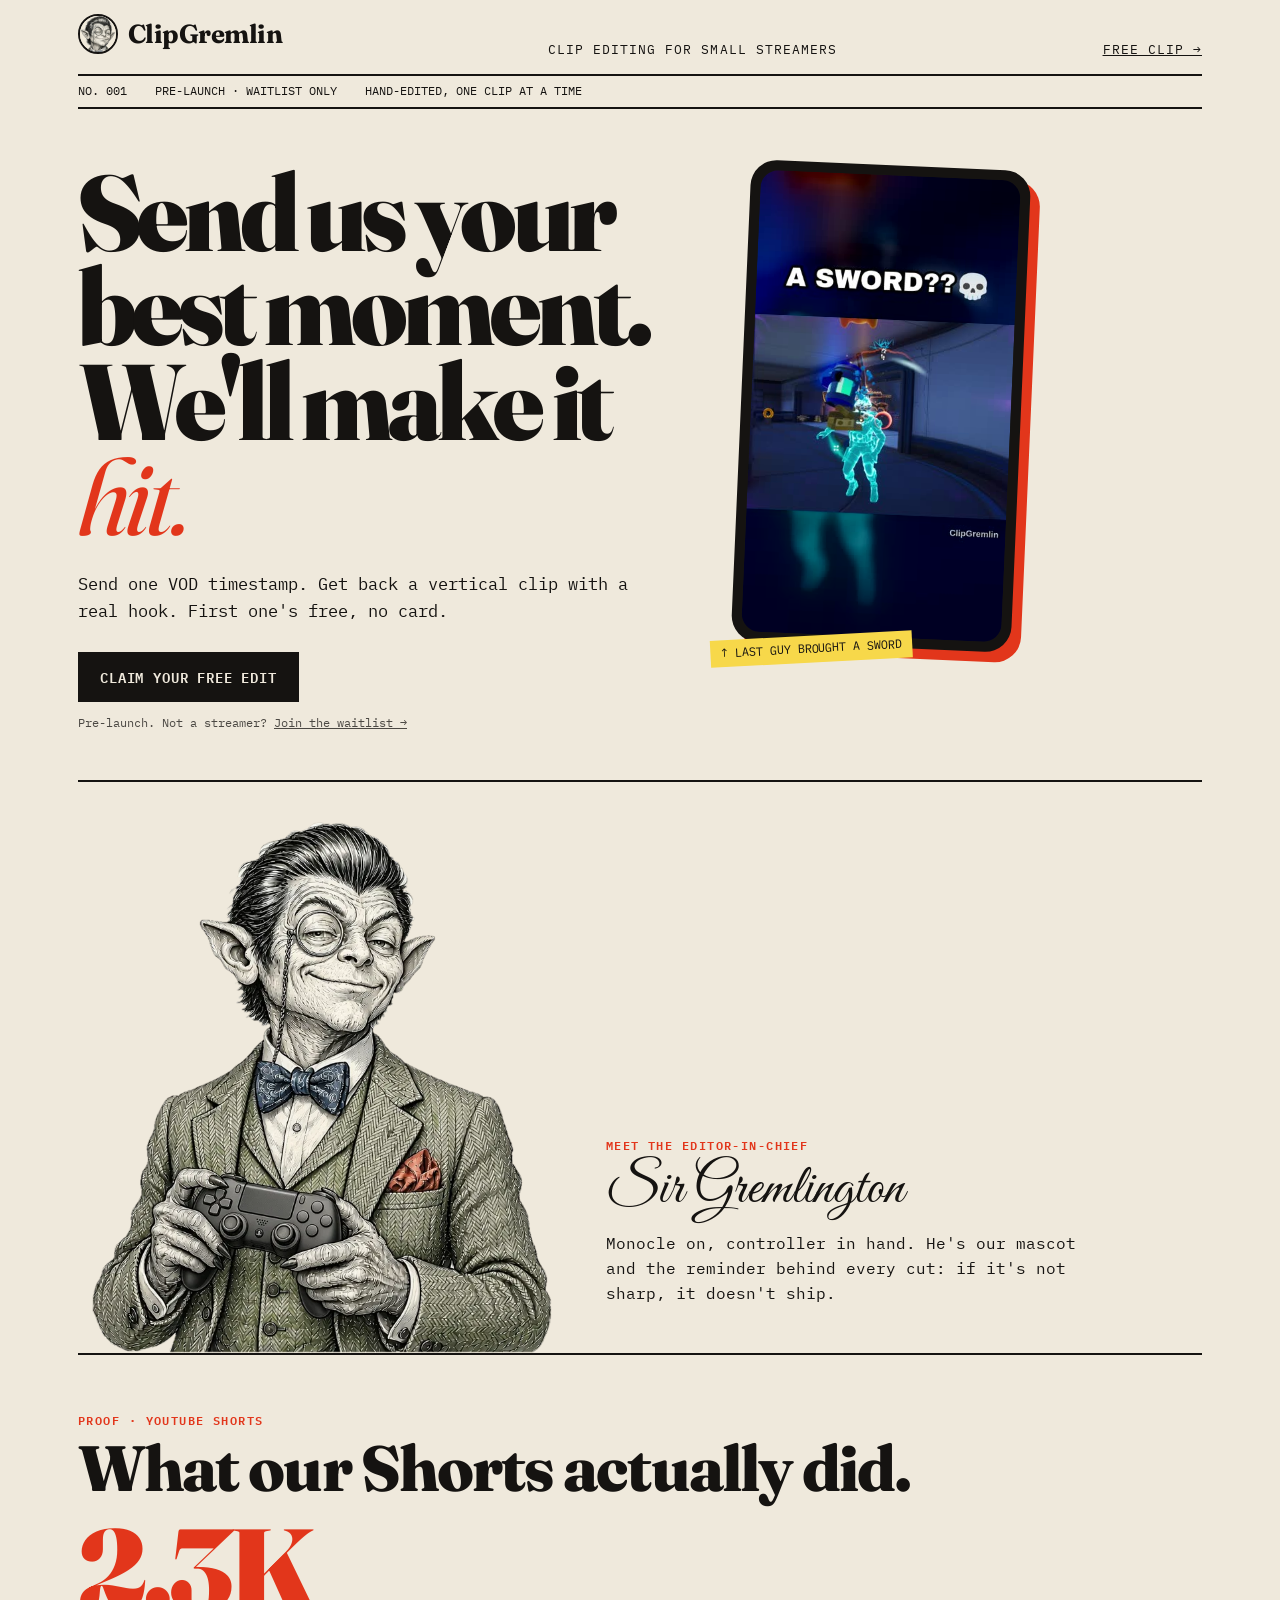
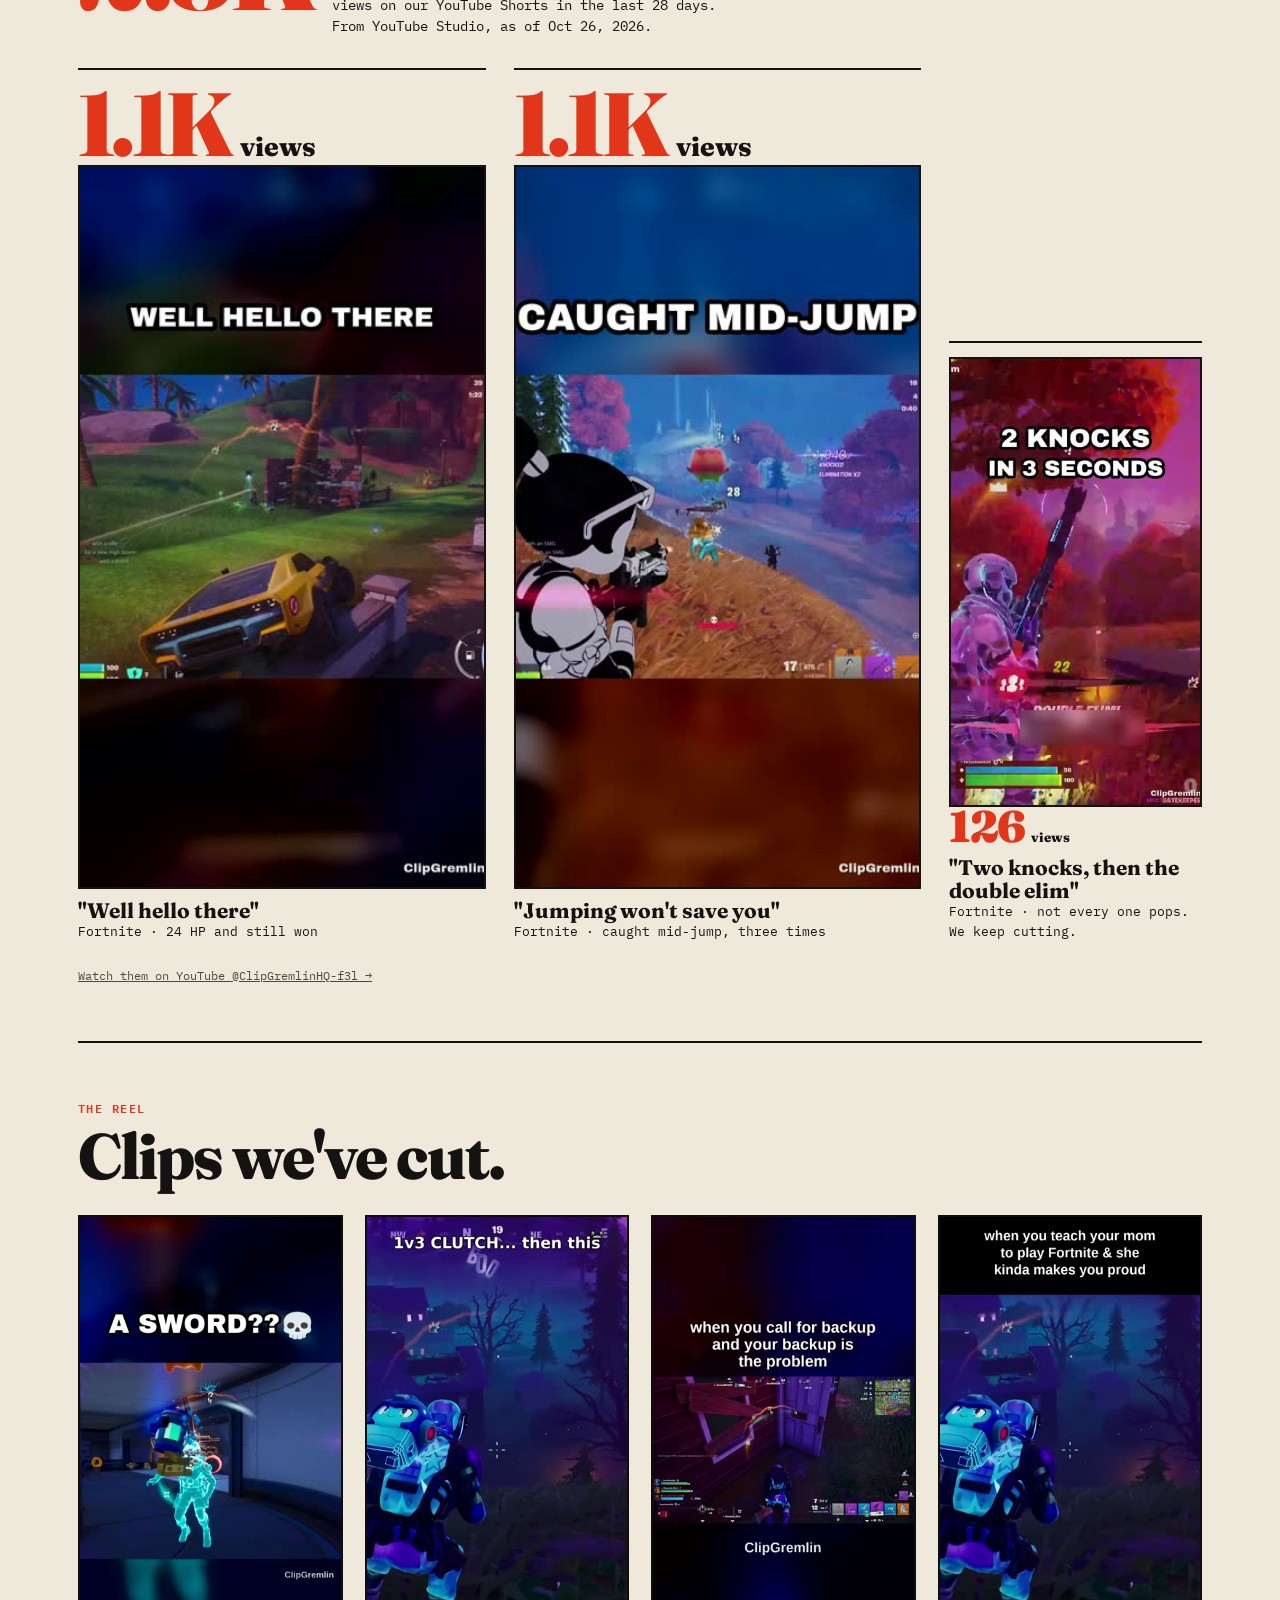
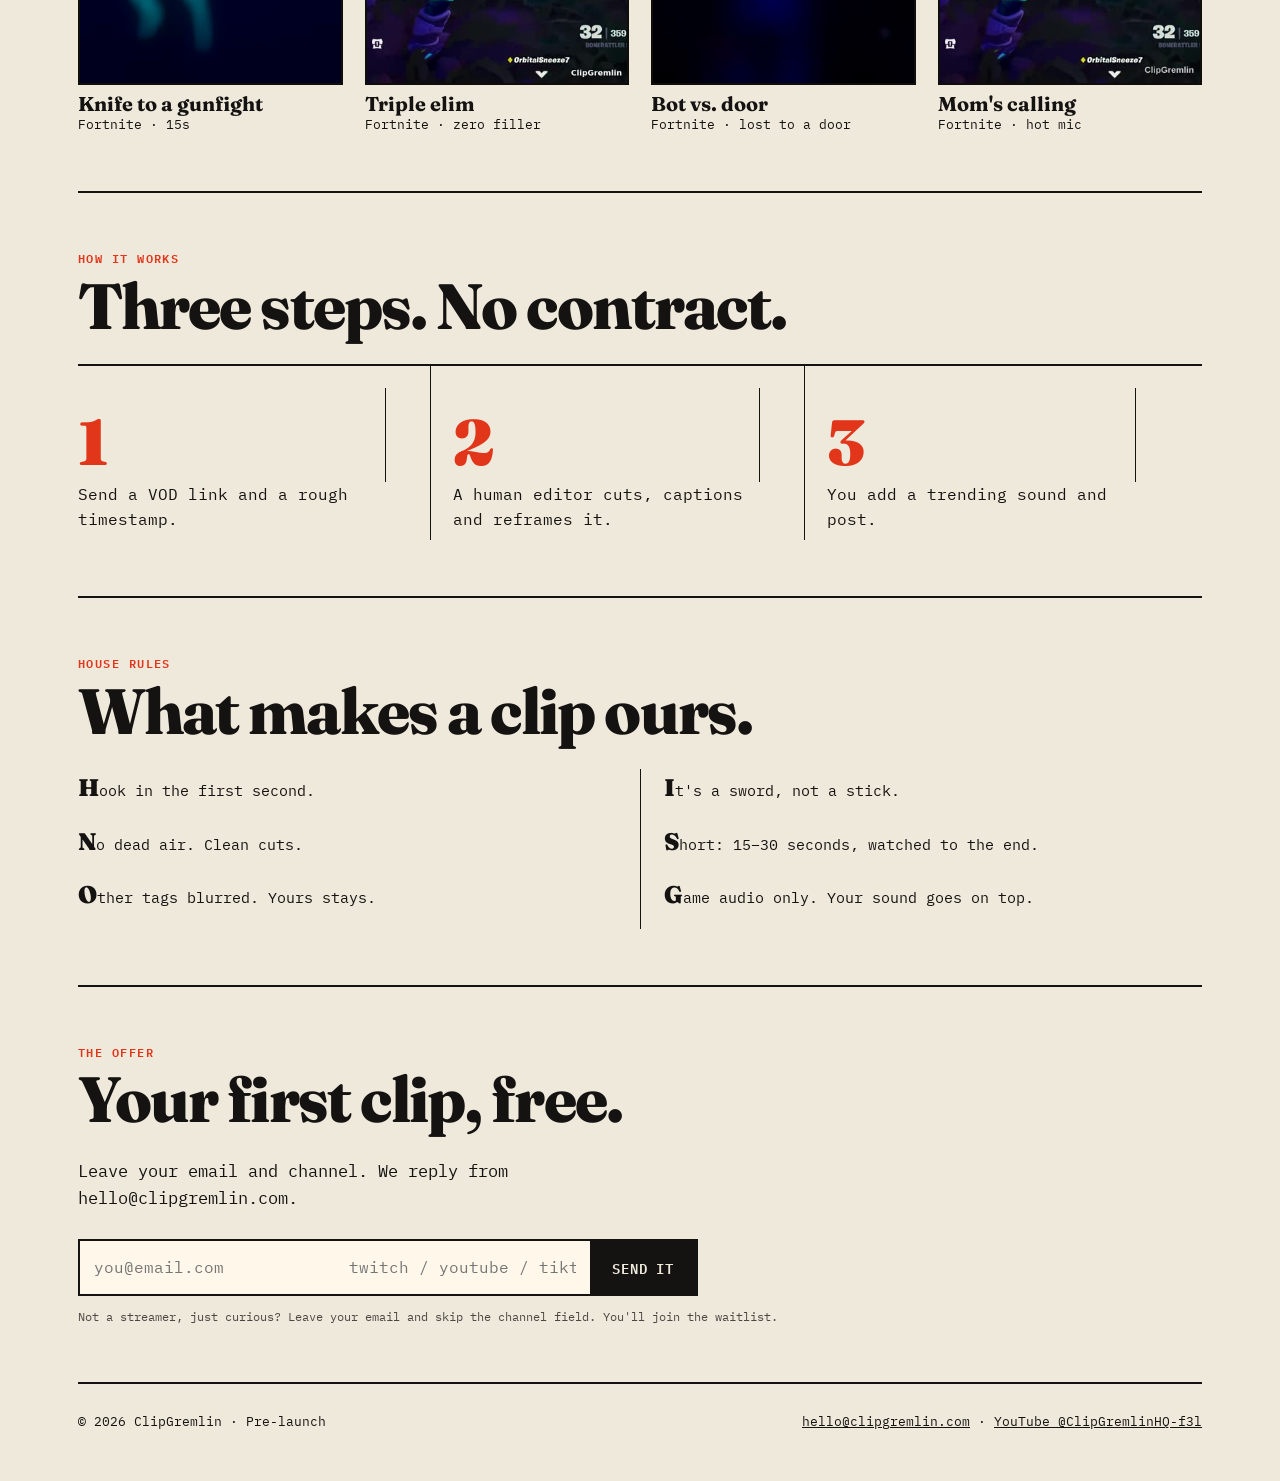
<file: index.html>
<!doctype html><html lang="en"><head><meta charset="utf-8"><meta name="viewport" content="width=device-width,initial-scale=1">

<title>ClipGremlin — your first clip, edited free</title>
<meta name="description" content="ClipGremlin is a pre-launch clip editing service for small streamers. Send one VOD timestamp and get your first vertical clip for TikTok, Shorts and Reels edited free.">
<link rel="canonical" href="https://clipgremlin.com/"><meta name="robots" content="index,follow"><meta name="theme-color" content="#efe9dc">
<link rel="icon" href="/favicon.ico" sizes="any"><link rel="icon" href="/favicon-32.png" type="image/png" sizes="32x32"><link rel="icon" href="/favicon.png" type="image/png" sizes="64x64"><link rel="apple-touch-icon" href="/apple-touch-icon.png">
<meta property="og:type" content="website"><meta property="og:site_name" content="ClipGremlin"><meta property="og:url" content="https://clipgremlin.com/">
<meta property="og:title" content="ClipGremlin: your first clip, edited free"><meta property="og:description" content="Clip editing for small streamers. Pre-launch. Your first vertical clip is free.">
<meta property="og:image" content="https://clipgremlin.com/og-image.png"><meta property="og:image:width" content="1200"><meta property="og:image:height" content="630">
<meta name="twitter:card" content="summary_large_image"><meta name="twitter:site" content="@ClipGremlinHQ"><meta name="twitter:title" content="ClipGremlin: your first clip, edited free"><meta name="twitter:description" content="Clip editing for small streamers. Pre-launch. Your first vertical clip is free."><meta name="twitter:image" content="https://clipgremlin.com/og-image.png">
<script type="application/ld+json">{"@context":"https://schema.org","@type":"Organization","name":"ClipGremlin","url":"https://clipgremlin.com/","logo":"https://clipgremlin.com/apple-touch-icon.png","email":"hello@clipgremlin.com","sameAs":["https://x.com/ClipGremlinHQ","https://www.tiktok.com/@clipgremlinhq","https://www.youtube.com/@ClipGremlinHQ-f3l"]}</script>
<link rel="preconnect" href="https://fonts.googleapis.com"><link href="https://fonts.googleapis.com/css2?family=Fraunces:opsz,wght@9..144,400;9..144,800;9..144,900&family=Great+Vibes&family=IBM+Plex+Mono:wght@400;600&display=swap" rel="stylesheet">
<style>
:root{--paper:#efe9dc;--ink:#151311;--red:#e2361b;--rule:2px solid var(--ink)}
*{box-sizing:border-box;margin:0}
body{background:var(--paper);color:var(--ink);font:16px/1.55 "IBM Plex Mono",monospace}
a{color:inherit}
.wrap{max-width:1180px;margin:0 auto;padding:0 28px}
.mast{border-bottom:var(--rule);display:flex;justify-content:space-between;align-items:baseline;padding:14px 0;font-size:13px;text-transform:uppercase;letter-spacing:.08em}
.mast b{font-family:Fraunces,serif;font-size:26px;text-transform:none;letter-spacing:-.02em}
.issue{border-bottom:var(--rule);display:flex;gap:28px;padding:6px 0;font-size:12px;text-transform:uppercase}
.hero{display:grid;grid-template-columns:1.35fr 1fr;gap:40px;padding:56px 0 48px;border-bottom:var(--rule)}
h1{font-family:Fraunces,serif;font-weight:900;font-size:clamp(54px,8.4vw,118px);line-height:.88;letter-spacing:-.045em}
h1 em{font-style:italic;font-weight:400;color:var(--red)}
.dek{font-size:17px;max-width:34em;margin:28px 0}
.btn{display:inline-block;background:var(--ink);color:var(--paper);padding:14px 22px;text-decoration:none;font-weight:600;text-transform:uppercase;letter-spacing:.06em;font-size:14px;border:0;cursor:pointer;font-family:inherit}
.btn:hover{background:var(--red)}
.small{font-size:12px;margin-top:12px;opacity:.75}
.phone{justify-self:center;transform:rotate(2.5deg);background:var(--ink);padding:10px;border-radius:26px;width:280px;box-shadow:10px 10px 0 var(--red)}
.phone video{width:100%;border-radius:18px;display:block}
.tape{font-size:12px;text-transform:uppercase;background:#f7d84a;display:inline-block;padding:4px 10px;transform:rotate(-3deg) translate(-30px,-14px)}
.sec{padding:56px 0;border-bottom:var(--rule)}
.kicker{font-size:12px;text-transform:uppercase;letter-spacing:.12em;color:var(--red);font-weight:600}
h2{font-family:Fraunces,serif;font-weight:800;font-size:clamp(36px,5vw,64px);line-height:.95;letter-spacing:-.03em;margin:8px 0 28px}
.reel{display:grid;grid-template-columns:repeat(4,1fr);gap:22px}
.reel figure video{width:100%;aspect-ratio:9/16;object-fit:cover;border:var(--rule);display:block;filter:contrast(1.05)}
.reel figcaption{font-size:13px;margin-top:8px}
.reel figcaption b{display:block;font-family:Fraunces,serif;font-size:20px;line-height:1.1}
.steps{display:grid;grid-template-columns:repeat(3,1fr);border-top:var(--rule)}
.steps div{padding:22px 22px 8px 0;border-right:1px solid var(--ink);margin-right:22px}
.steps div:last-child{border:0}
.steps .n{font-family:Fraunces,serif;font-size:64px;font-weight:900;color:var(--red);line-height:1}
.rules{columns:2;column-gap:48px;column-rule:1px solid var(--ink);font-size:15px}
.rules p{break-inside:avoid;margin-bottom:16px}
.rules p::first-letter{font-family:Fraunces,serif;font-weight:900;font-size:1.6em}
form{display:flex;gap:0;max-width:620px;margin-top:8px;border:var(--rule)}
input{flex:1;padding:14px;font:inherit;background:#fff8ea;border:0}
.proof{display:grid;grid-template-columns:1fr 1fr .62fr;gap:28px;align-items:end}.proof figure{border-top:var(--rule);padding-top:14px}.proof video,.proof img{width:100%;aspect-ratio:9/16;object-fit:cover;border:var(--rule);display:block}.big{font-family:Fraunces,serif;font-weight:900;font-size:clamp(56px,7vw,96px);line-height:.9;letter-spacing:-.04em;color:var(--red)}.big small{font-size:.3em;color:var(--ink);letter-spacing:0;font-weight:800}.proof figcaption{font-size:13px;margin-top:10px}.proof figcaption b{display:block;font-family:Fraunces,serif;font-size:21px;line-height:1.1}.minor .big{font-size:44px}.tally{display:flex;gap:20px;align-items:baseline;flex-wrap:wrap;margin:-10px 0 30px;font-size:14px}.tally .big{font-size:clamp(64px,9vw,128px)}
.logo{display:flex;align-items:center;gap:10px}.logo img{width:40px;height:40px;border-radius:50%;border:var(--rule);object-fit:cover}
.meet{display:grid;grid-template-columns:.9fr 1.1fr;gap:40px;align-items:end;padding:40px 0 0;border-bottom:var(--rule)}
.meet img{width:100%;max-width:460px;display:block;justify-self:center}
.meet .txt{padding-bottom:48px}.sig{font-family:"Great Vibes",cursive;font-size:56px;line-height:1;color:var(--ink);margin:6px 0 14px}
.meet p{max-width:30em}
.foot{padding:28px 0 48px;display:flex;justify-content:space-between;font-size:13px;flex-wrap:wrap;gap:12px}
@media(max-width:820px){.meet{grid-template-columns:1fr;gap:0}.meet .txt{order:-1;padding-bottom:16px}.meet img{max-width:300px}.sig{font-size:44px}.logo img{width:32px;height:32px}.proof{grid-template-columns:1fr 1fr;gap:16px;align-items:start}.proof .minor{grid-column:1/-1;display:grid;grid-template-columns:110px 1fr;gap:14px;align-items:end}.big{font-size:48px}.mast{flex-wrap:wrap;gap:4px 12px;font-size:11px}.mast span{order:3;width:100%}.issue{gap:14px;font-size:11px}.dek{font-size:15px}body{font-size:15px}.phone{width:240px}.tape{transform:rotate(-3deg) translate(10px,-10px)}.hero{grid-template-columns:1fr}.reel{grid-template-columns:1fr 1fr}.steps{grid-template-columns:1fr}.steps div{border:0;border-bottom:1px solid var(--ink);margin:0}.rules{columns:1}.issue span:nth-child(n+3){display:none}form{flex-direction:column}}
</style></head><body>
<div class="wrap">
<header class="mast"><b class="logo"><img src="/img/mark-96.png" alt="">ClipGremlin</b><span>Clip editing for small streamers</span><a href="#free">Free clip →</a></header>
<div class="issue"><span>No. 001</span><span>Pre-launch · waitlist only</span><span>Hand-edited, one clip at a time</span></div>

<section class="hero">
<div>
<h1>Send us your best moment. We'll make it <em>hit.</em></h1>
<p class="dek">Send one VOD timestamp. Get back a vertical clip with a real hook. First one's free, no card.</p>
<a class="btn" href="#free">Claim your free edit</a>
<p class="small">Pre-launch. Not a streamer? <a href="#waitlist">Join the waitlist →</a></p>
</div>
<div><div class="phone"><video src="/clips/sword.mp4" poster="/clips/sword.jpg" autoplay muted loop playsinline preload="metadata"></video></div><span class="tape">↑ last guy brought a sword</span></div>
</section>

<section class="meet">
<img src="/img/sir-g.webp" alt="Sir Gremlington, an ink-drawn gremlin in a tweed suit holding a controller">
<div class="txt"><p class="kicker">Meet the editor-in-chief</p><div class="sig">Sir Gremlington</div>
<p>Monocle on, controller in hand. He's our mascot and the reminder behind every cut: if it's not sharp, it doesn't ship.</p></div>
</section>

<section class="sec" id="proof">
<p class="kicker">Proof · YouTube Shorts</p><h2>What our Shorts actually did.</h2>
<div class="tally"><span class="big">2.3K</span><span>views on our YouTube Shorts in the last 28 days.<br>From YouTube Studio, as of Oct 26, 2026.</span></div>
<div class="proof">
<figure><div class="big">1.1K <small>views</small></div><video src="/clips/hello.mp4" poster="/clips/hello.jpg" autoplay muted loop playsinline preload="metadata"></video><figcaption><b>"Well hello there"</b>Fortnite · 24 HP and still won</figcaption></figure>
<figure><div class="big">1.1K <small>views</small></div><video src="/clips/jumping.mp4" poster="/clips/jumping.jpg" autoplay muted loop playsinline preload="metadata"></video><figcaption><b>"Jumping won't save you"</b>Fortnite · caught mid-jump, three times</figcaption></figure>
<figure class="minor"><img src="/clips/knocks.jpg" alt=""><div><div class="big">126 <small>views</small></div><figcaption><b>"Two knocks, then the double elim"</b>Fortnite · not every one pops. We keep cutting.</figcaption></div></figure>
</div>
<p class="small" style="margin-top:24px"><a href="https://www.youtube.com/@ClipGremlinHQ-f3l">Watch them on YouTube @ClipGremlinHQ-f3l →</a></p>
</section>

<section class="sec">
<p class="kicker">The reel</p><h2>Clips we've cut.</h2>
<div class="reel">
<figure><video src="/clips/sword.mp4" poster="/clips/sword.jpg" autoplay muted loop playsinline preload="metadata"></video><figcaption><b>Knife to a gunfight</b>Fortnite · 15s</figcaption></figure>
<figure><video src="/clips/triple.mp4" poster="/clips/triple.jpg" autoplay muted loop playsinline preload="metadata"></video><figcaption><b>Triple elim</b>Fortnite · zero filler</figcaption></figure>
<figure><video src="/clips/door.mp4" poster="/clips/door.jpg" autoplay muted loop playsinline preload="metadata"></video><figcaption><b>Bot vs. door</b>Fortnite · lost to a door</figcaption></figure>
<figure><video src="/clips/mom.mp4" poster="/clips/mom.jpg" autoplay muted loop playsinline preload="metadata"></video><figcaption><b>Mom's calling</b>Fortnite · hot mic</figcaption></figure>
</div>
</section>

<section class="sec">
<p class="kicker">How it works</p><h2>Three steps. No contract.</h2>
<div class="steps">
<div><div class="n">1</div><p>Send a VOD link and a rough timestamp.</p></div>
<div><div class="n">2</div><p>A human editor cuts, captions and reframes it.</p></div>
<div><div class="n">3</div><p>You add a trending sound and post.</p></div>
</div>
</section>

<section class="sec">
<p class="kicker">House rules</p><h2>What makes a clip ours.</h2>
<div class="rules">
<p>Hook in the first second.</p>
<p>No dead air. Clean cuts.</p>
<p>Other tags blurred. Yours stays.</p>
<p>It's a sword, not a stick.</p>
<p>Short: 15–30 seconds, watched to the end.</p>
<p>Game audio only. Your sound goes on top.</p>
</div>
</section>

<section class="sec" id="free">
<p class="kicker">The offer</p><h2>Your first clip, free.</h2>
<p class="dek">Leave your email and channel. We reply from hello@clipgremlin.com.</p>
<form action="https://formspree.io/f/meaevkgp" method="POST">
<input type="hidden" name="_subject" value="Homepage: free clip / waitlist"><input type="hidden" name="source" value="homepage-v4"><input type="text" name="_gotcha" style="position:absolute;left:-9999px" tabindex="-1" autocomplete="off" aria-hidden="true">
<input type="email" name="email" placeholder="you@email.com" required>
<input type="text" name="channel" placeholder="twitch / youtube / tiktok handle">
<button class="btn" type="submit">Send it</button>
</form>
<p class="small" id="waitlist">Not a streamer, just curious? Leave your email and skip the channel field. You'll join the waitlist.</p>
</section>

<footer class="foot"><span>© 2026 ClipGremlin · Pre-launch</span><span><a href="mailto:hello@clipgremlin.com">hello@clipgremlin.com</a> · <a href="https://www.youtube.com/@ClipGremlinHQ-f3l">YouTube @ClipGremlinHQ-f3l</a></span></footer>
</div><script data-goatcounter="https://clipgremlin.goatcounter.com/count" async src="//gc.zgo.at/count.js"></script></body></html>
</file>
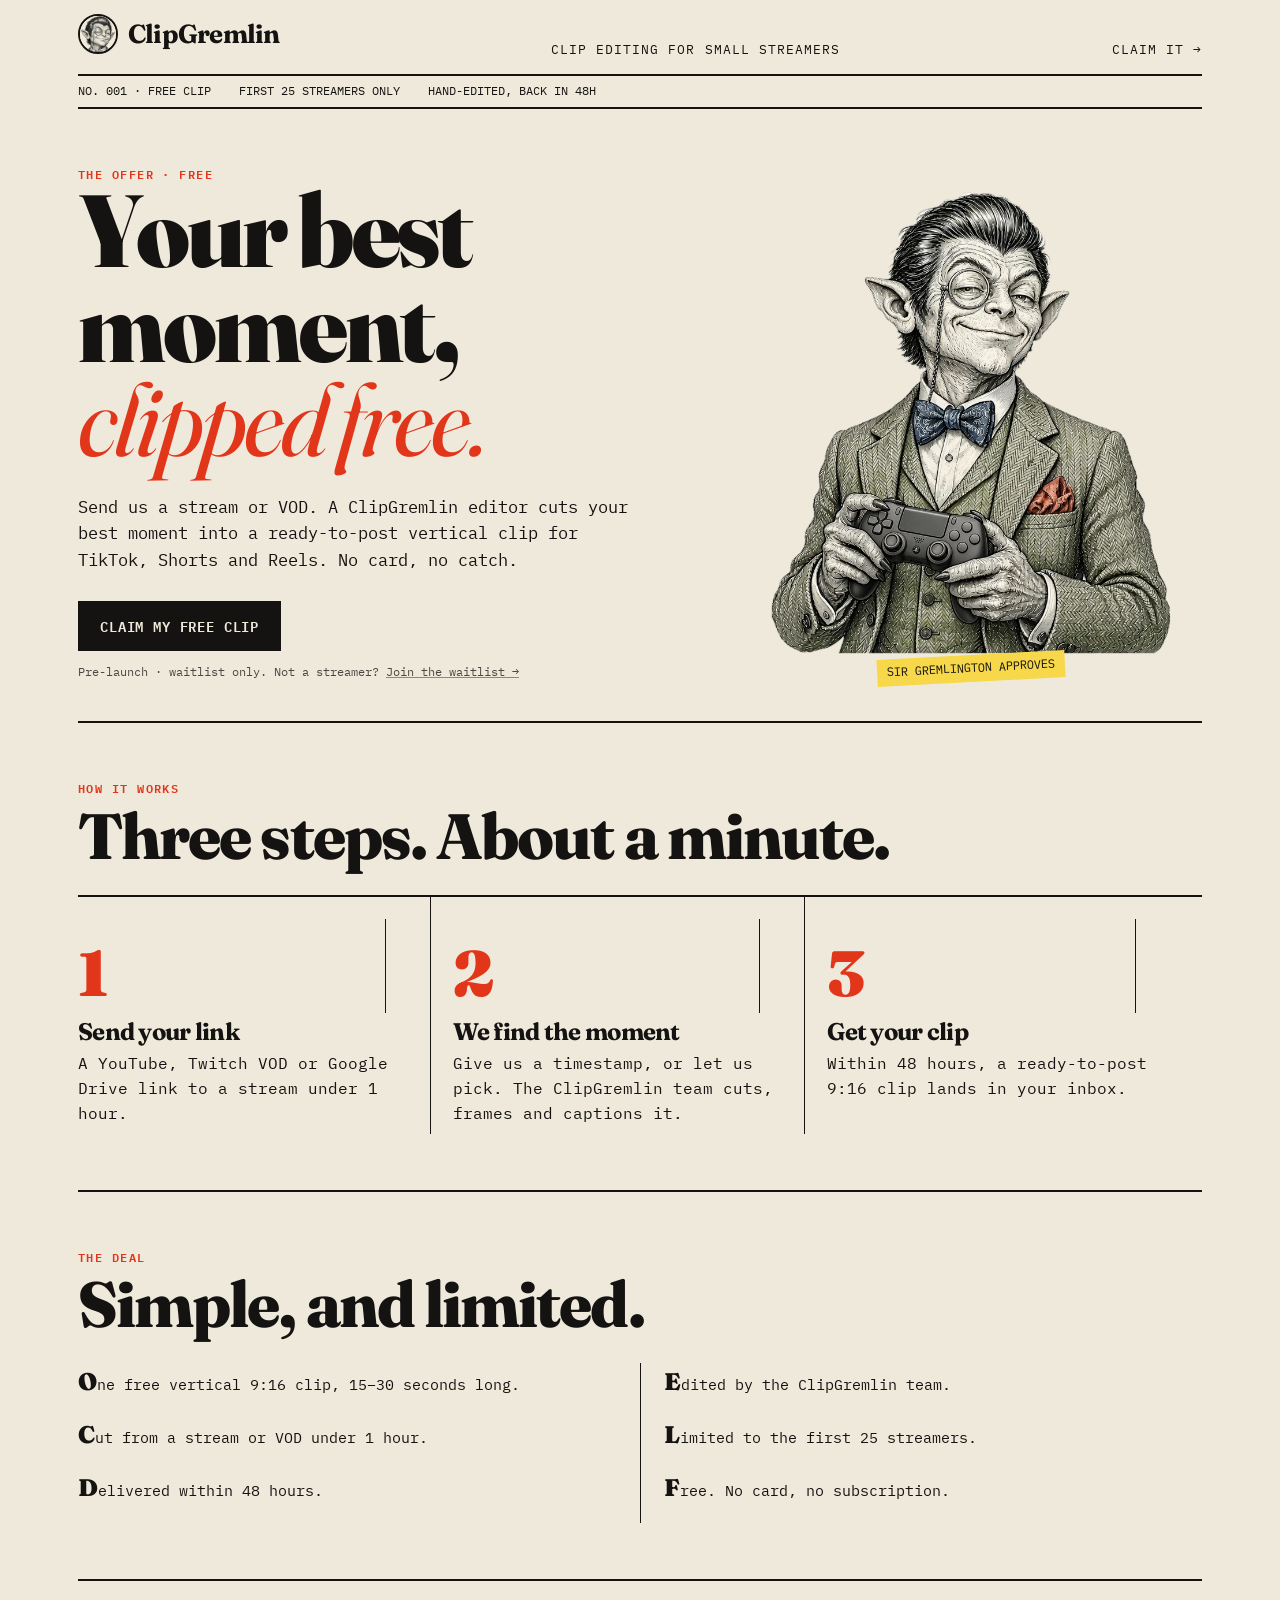
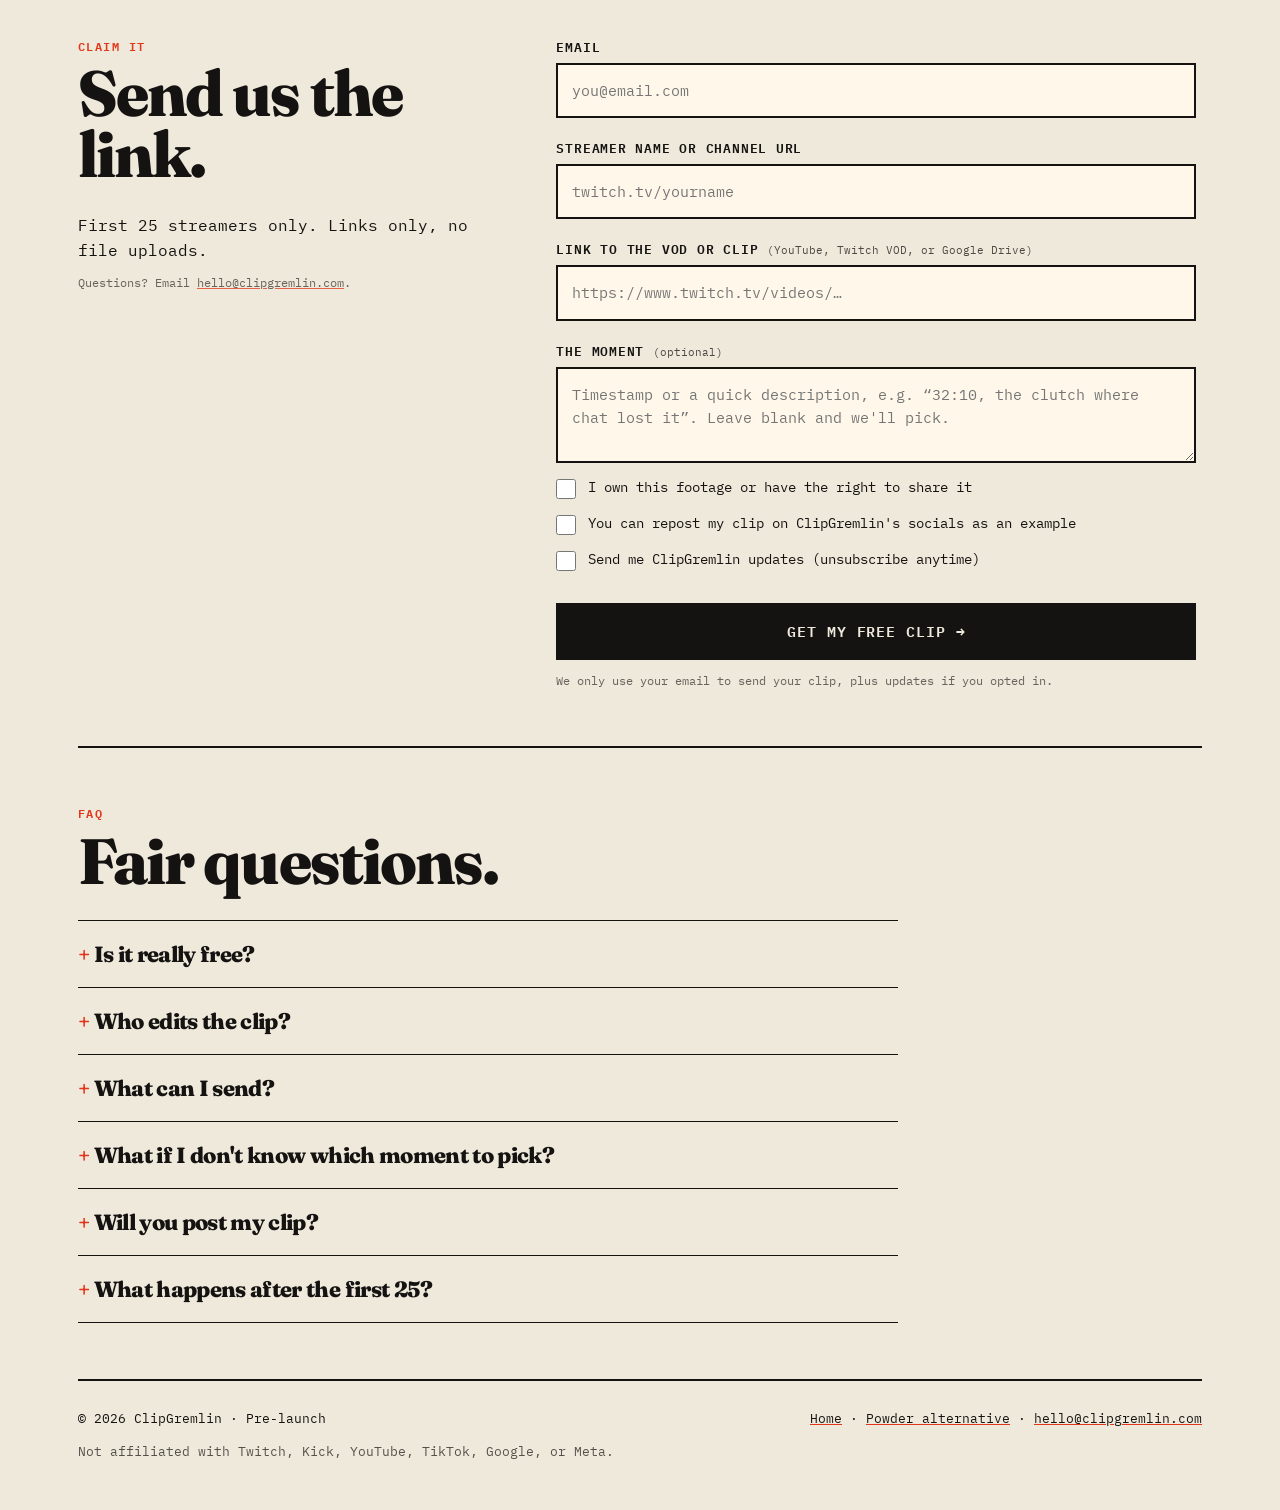
<file: free-clip/index.html>
<!DOCTYPE html><html lang="en"><head><meta charset="utf-8"><meta name="viewport" content="width=device-width,initial-scale=1">
<title>Free Clip for Streamers: Get Your Best Moment Clipped Free | ClipGremlin</title>
<meta name="description" content="Small streamer? Send us a stream or VOD under 1 hour and the ClipGremlin team will cut your best moment into a free 15–30 second vertical clip, delivered within 48 hours. First 25 streamers only.">
<link rel="canonical" href="https://clipgremlin.com/free-clip/">
<meta name="robots" content="index,follow">
<meta name="theme-color" content="#efe9dc">
<link rel="icon" href="/favicon.ico" sizes="any"><link rel="icon" href="/favicon-32.png" type="image/png" sizes="32x32"><link rel="icon" href="/favicon.png" type="image/png" sizes="64x64"><link rel="apple-touch-icon" href="/apple-touch-icon.png">
<meta property="og:type" content="website"><meta property="og:site_name" content="ClipGremlin"><meta property="og:url" content="https://clipgremlin.com/free-clip/">
<meta property="og:title" content="Get your best moment clipped, free">
<meta property="og:description" content="One free 9:16 clip from your stream, delivered within 48 hours. First 25 streamers only.">
<meta property="og:image" content="https://clipgremlin.com/og-image.png"><meta property="og:image:width" content="1200"><meta property="og:image:height" content="630">
<meta name="twitter:card" content="summary_large_image"><meta name="twitter:site" content="@ClipGremlinHQ">
<meta name="twitter:title" content="Get your best moment clipped, free">
<meta name="twitter:description" content="One free 9:16 clip from your stream, delivered within 48 hours. First 25 streamers only.">
<meta name="twitter:image" content="https://clipgremlin.com/og-image.png">
<link rel="preconnect" href="https://fonts.googleapis.com"><link href="https://fonts.googleapis.com/css2?family=Fraunces:ital,opsz,wght@0,9..144,400;0,9..144,800;0,9..144,900;1,9..144,400&family=Great+Vibes&family=IBM+Plex+Mono:wght@400;600&display=swap" rel="stylesheet"><link rel="stylesheet" href="/zine.css">
<style>
:root{--paper:#efe9dc;--ink:#151311;--red:#e2361b;--rule:2px solid var(--ink)}
*{box-sizing:border-box;margin:0;padding:0}
body{background:var(--paper);color:var(--ink);font:16px/1.55 "IBM Plex Mono",monospace}
a{color:inherit}
.wrap{max-width:1180px!important;margin:0 auto;padding:0 28px}
.mast{border-bottom:var(--rule);display:flex;justify-content:space-between;align-items:baseline;padding:14px 0;font-size:13px;text-transform:uppercase;letter-spacing:.08em}
.mast b{font-family:Fraunces,serif;font-size:26px;text-transform:none;letter-spacing:-.02em}
.mast a{text-decoration:none}
.logo{display:flex;align-items:center;gap:10px;text-decoration:none}.logo img{width:40px;height:40px;border-radius:50%;border:var(--rule);object-fit:cover}
.issue{border-bottom:var(--rule);display:flex;gap:28px;padding:6px 0;font-size:12px;text-transform:uppercase}
.hero{display:grid;grid-template-columns:1.35fr 1fr;gap:40px;padding:56px 0 40px;border-bottom:var(--rule);align-items:end}
h1{font-family:Fraunces,serif;font-weight:900;font-size:clamp(54px,8vw,112px);line-height:.88;letter-spacing:-.045em}
h1 em{font-style:italic;font-weight:400;color:var(--red)}
.dek{font-size:17px;max-width:34em;margin:28px 0}
.btn{display:inline-block;background:var(--ink);color:var(--paper);padding:14px 22px;text-decoration:none;font-weight:600;text-transform:uppercase;letter-spacing:.06em;font-size:14px;border:0;cursor:pointer;font-family:inherit}
.btn:hover{background:var(--red)}
.small{font-size:12px;margin-top:12px;opacity:.75}
.tape{font-size:12px;text-transform:uppercase;background:#f7d84a;display:inline-block;padding:4px 10px;transform:rotate(-3deg)}
.hero figure{justify-self:center;text-align:center}.hero figure img{width:100%;max-width:400px;display:block}
.sig{font-family:"Great Vibes",cursive;font-size:40px;line-height:1;margin-top:-6px}
.sec{padding:56px 0;border-bottom:var(--rule)}
.kicker{font-size:12px;text-transform:uppercase;letter-spacing:.12em;color:var(--red);font-weight:600}
h2{font-family:Fraunces,serif;font-weight:800;font-size:clamp(36px,5vw,64px);line-height:.95;letter-spacing:-.03em;margin:8px 0 28px}
.steps{display:grid;grid-template-columns:repeat(3,1fr);border-top:var(--rule)}
.steps div{padding:22px 22px 8px 0;border-right:1px solid var(--ink);margin-right:22px}
.steps div:last-child{border:0}
.steps .n{font-family:Fraunces,serif;font-size:64px;font-weight:900;color:var(--red);line-height:1}
.steps h3{font-family:Fraunces,serif;font-size:24px;line-height:1.1;margin:6px 0 6px}
.rules{columns:2;column-gap:48px;column-rule:1px solid var(--ink);font-size:15px}
.rules p{break-inside:avoid;margin-bottom:16px}
.rules p::first-letter{font-family:Fraunces,serif;font-weight:900;font-size:1.6em}
.claim{display:grid;grid-template-columns:.8fr 1.2fr;gap:48px}
.fc-form{display:block;max-width:640px;text-align:left;border:0}
.fc-form label.f{display:block;font-weight:600;text-transform:uppercase;letter-spacing:.06em;font-size:13px;margin:20px 0 6px}.fc-form label.f:first-of-type{margin-top:0}.fc-form label.f small{font-weight:400;text-transform:none;letter-spacing:0;opacity:.75}
.fc-form input[type=email],.fc-form input[type=text],.fc-form input[type=url],.fc-form textarea{display:block;width:100%;padding:14px;font:inherit;font-size:15px;background:#fff8ea;border:var(--rule);border-radius:0;color:var(--ink)}
.fc-form textarea{min-height:96px;resize:vertical}
.fc-form input:focus,.fc-form textarea:focus{outline:3px solid var(--red);outline-offset:0}
.chk{display:flex;gap:12px;align-items:flex-start;margin:14px 0;font-size:14px;cursor:pointer}.chk input{width:20px;height:20px;flex:none;margin-top:2px;accent-color:var(--ink)}
.fc-form .btn{width:100%;margin-top:18px;padding:16px;font-size:15px!important}
.fc-err{display:none;color:var(--red);font-weight:600;margin-top:12px}
.thanks{display:none;max-width:640px;border:var(--rule);padding:28px;background:#fff8ea}.thanks h3{font-family:Fraunces,serif;font-size:30px;line-height:1.05;margin-bottom:8px}
.hp{position:absolute;left:-9999px}
.note{font-size:12px;margin-top:12px;opacity:.75}
details{border:0!important;border-top:1px solid var(--ink)!important;background:none!important;padding:16px 0!important;max-width:820px}
details:last-child{border-bottom:1px solid var(--ink)!important}
summary{cursor:pointer;font-family:Fraunces,serif;font-weight:800;font-size:22px;letter-spacing:-.02em;list-style:none}summary::-webkit-details-marker{display:none}summary:before{content:"+ ";color:var(--red)}details[open] summary:before{content:"– "}
details p{margin-top:8px;max-width:40em}
.foot{padding:28px 0 48px;display:flex;justify-content:space-between;font-size:13px;flex-wrap:wrap;gap:12px;border:0!important}
@media(max-width:820px){body{font-size:15px}.mast{flex-wrap:wrap;gap:4px 12px;font-size:11px}.mast span{order:3;width:100%}.logo img{width:32px;height:32px}.issue{gap:14px;font-size:11px}.issue span:nth-child(n+3){display:none}.hero{grid-template-columns:1fr;gap:20px;padding:40px 0 32px}.hero figure img{max-width:280px}.dek{font-size:15px}.steps{grid-template-columns:1fr}.steps div{border:0;border-bottom:1px solid var(--ink);margin:0}.rules{columns:1}.claim{grid-template-columns:1fr;gap:8px}summary{font-size:19px}}
</style></head><body>
<div class="wrap">
<header class="mast"><a class="logo" href="/"><b class="logo"><img src="/img/mark-96.png" alt="" width="40" height="40">ClipGremlin</b></a><span>Clip editing for small streamers</span><a href="#claim">Claim it →</a></header>
<div class="issue"><span>No. 001 · Free clip</span><span>First 25 streamers only</span><span>Hand-edited, back in 48h</span></div>

<section class="hero">
<div>
<p class="kicker">The offer · free</p>
<h1>Your best moment, <em>clipped free.</em></h1>
<p class="dek">Send us a stream or VOD. A ClipGremlin editor cuts your best moment into a ready-to-post vertical clip for TikTok, Shorts and Reels. No card, no catch.</p>
<a class="btn" href="#claim">Claim my free clip</a>
<p class="small">Pre-launch · waitlist only. Not a streamer? <a href="/#waitlist">Join the waitlist →</a></p>
</div>
<figure><img src="/img/sir-g.webp" alt="Sir Gremlington, an ink-drawn gremlin in a tweed suit holding a controller" decoding="async"><span class="tape">Sir Gremlington approves</span></figure>
</section>

<section class="sec">
<p class="kicker">How it works</p><h2>Three steps. About a minute.</h2>
<div class="steps">
<div><div class="n">1</div><h3>Send your link</h3><p>A YouTube, Twitch VOD or Google Drive link to a stream under 1 hour.</p></div>
<div><div class="n">2</div><h3>We find the moment</h3><p>Give us a timestamp, or let us pick. The ClipGremlin team cuts, frames and captions it.</p></div>
<div><div class="n">3</div><h3>Get your clip</h3><p>Within 48 hours, a ready-to-post 9:16 clip lands in your inbox.</p></div>
</div>
</section>

<section class="sec">
<p class="kicker">The deal</p><h2>Simple, and limited.</h2>
<div class="rules">
<p>One free vertical 9:16 clip, 15–30 seconds long.</p>
<p>Cut from a stream or VOD under 1 hour.</p>
<p>Delivered within 48 hours.</p>
<p>Edited by the ClipGremlin team.</p>
<p>Limited to the first 25 streamers.</p>
<p>Free. No card, no subscription.</p>
</div>
</section>

<section class="sec" id="claim">
<div class="claim">
<div><p class="kicker">Claim it</p><h2>Send us the link.</h2><p>First 25 streamers only. Links only, no file uploads.</p><p class="note">Questions? Email <a href="mailto:hello@clipgremlin.com">hello@clipgremlin.com</a>.</p></div>
<div>
<form class="fc-form" id="free-clip-form" action="https://formspree.io/f/meaevkgp" method="POST">
<input type="hidden" name="_subject" value="FREE CLIP request">
<input type="hidden" name="source" value="free-clip-promo">
<input type="hidden" name="utm_source" id="utm_source" value="">
<input type="hidden" name="utm_medium" id="utm_medium" value="">
<input type="hidden" name="utm_campaign" id="utm_campaign" value="">
<input type="text" name="_gotcha" class="hp" tabindex="-1" autocomplete="off" aria-hidden="true">

<label class="f" for="fc-email">Email</label>
<input id="fc-email" type="email" name="email" placeholder="you@email.com" autocomplete="email" required>

<label class="f" for="fc-channel">Streamer name or channel URL</label>
<input id="fc-channel" type="text" name="channel" placeholder="twitch.tv/yourname" required>

<label class="f" for="fc-vod">Link to the VOD or clip <small>(YouTube, Twitch VOD, or Google Drive)</small></label>
<input id="fc-vod" type="url" name="vod_link" inputmode="url" placeholder="https://www.twitch.tv/videos/…" required
 pattern="https?://([a-zA-Z0-9\-]+\.)?(youtube\.com|youtu\.be|twitch\.tv|drive\.google\.com)/.+"
 title="Please use a YouTube, Twitch VOD, or Google Drive link">

<label class="f" for="fc-moment">The moment <small>(optional)</small></label>
<textarea id="fc-moment" name="moment" placeholder="Timestamp or a quick description, e.g. “32:10, the clutch where chat lost it”. Leave blank and we'll pick."></textarea>

<label class="chk"><input type="checkbox" name="rights_confirmed" value="yes" required> <span>I own this footage or have the right to share it</span></label>
<label class="chk"><input type="checkbox" name="repost_ok" value="yes"> <span>You can repost my clip on ClipGremlin's socials as an example</span></label>
<label class="chk"><input type="checkbox" name="updates_opt_in" value="yes"> <span>Send me ClipGremlin updates (unsubscribe anytime)</span></label>

<button class="btn" type="submit" id="fc-submit">Get my free clip →</button>
<p class="fc-err" id="fc-err" role="alert">Something went wrong. Please try again, or DM us on X @ClipGremlinHQ.</p>
<p class="note">We only use your email to send your clip, plus updates if you opted in.</p>
</form>
<div class="card thanks" id="fc-thanks" role="status" aria-live="polite" tabindex="-1"><h3>Got it! We'll send your clip within 48 hours.</h3><p class="note">Keep an eye on your inbox (and your spam folder, just in case).</p></div>
</div></div>
</section>

<section class="sec">
<p class="kicker">FAQ</p><h2>Fair questions.</h2>
<details><summary>Is it really free?</summary><p>Yes. No card, no subscription, nothing to cancel. It's one clip so you can see the kind of edits we make.</p></details>
<details><summary>Who edits the clip?</summary><p>The ClipGremlin team edits every free clip by hand. ClipGremlin is pre-launch (waitlist only), so this is a preview of the style we're building.</p></details>
<details><summary>What can I send?</summary><p>A YouTube, Twitch VOD or Google Drive link to a stream or VOD under 1 hour. Make sure the link is public or viewable by anyone with the link. We don't take file uploads.</p></details>
<details><summary>What if I don't know which moment to pick?</summary><p>Leave the moment field blank and we'll find the best one for you.</p></details>
<details><summary>Will you post my clip?</summary><p>Only if you tick the repost box. Either way, the clip is yours to post wherever you like.</p></details>
<details><summary>What happens after the first 25?</summary><p>The offer closes. You can still <a href="/#waitlist">join the waitlist</a> to hear when ClipGremlin launches.</p></details>
</section>

<footer class="foot"><span>© 2026 ClipGremlin · Pre-launch</span><span><a href="/">Home</a> · <a href="/powder-alternative/">Powder alternative</a> · <a href="mailto:hello@clipgremlin.com">hello@clipgremlin.com</a></span><span style="width:100%;opacity:.7">Not affiliated with Twitch, Kick, YouTube, TikTok, Google, or Meta.</span></footer>
</div>
<script>
(function(){
  var q=new URLSearchParams(location.search);
  ['utm_source','utm_medium','utm_campaign'].forEach(function(k){var el=document.getElementById(k);if(el)el.value=q.get(k)||'';});
  var f=document.getElementById('free-clip-form'),btn=document.getElementById('fc-submit'),err=document.getElementById('fc-err'),ty=document.getElementById('fc-thanks');
  function thanks(){f.style.display='none';ty.style.display='block';ty.focus();}
  if(location.hash==='#thanks'){thanks();}
  f.addEventListener('submit',function(e){
    e.preventDefault();err.style.display='none';btn.disabled=true;btn.textContent='Sending…';
    fetch(f.action,{method:'POST',body:new FormData(f),headers:{'Accept':'application/json'}})
      .then(function(r){if(r.ok){thanks();}else{throw new Error('bad');}})
      .catch(function(){err.style.display='block';btn.disabled=false;btn.textContent='Get my free clip →';});
  });
})();
</script>
<script data-goatcounter="https://clipgremlin.goatcounter.com/count" async src="//gc.zgo.at/count.js"></script></body></html>
</file>
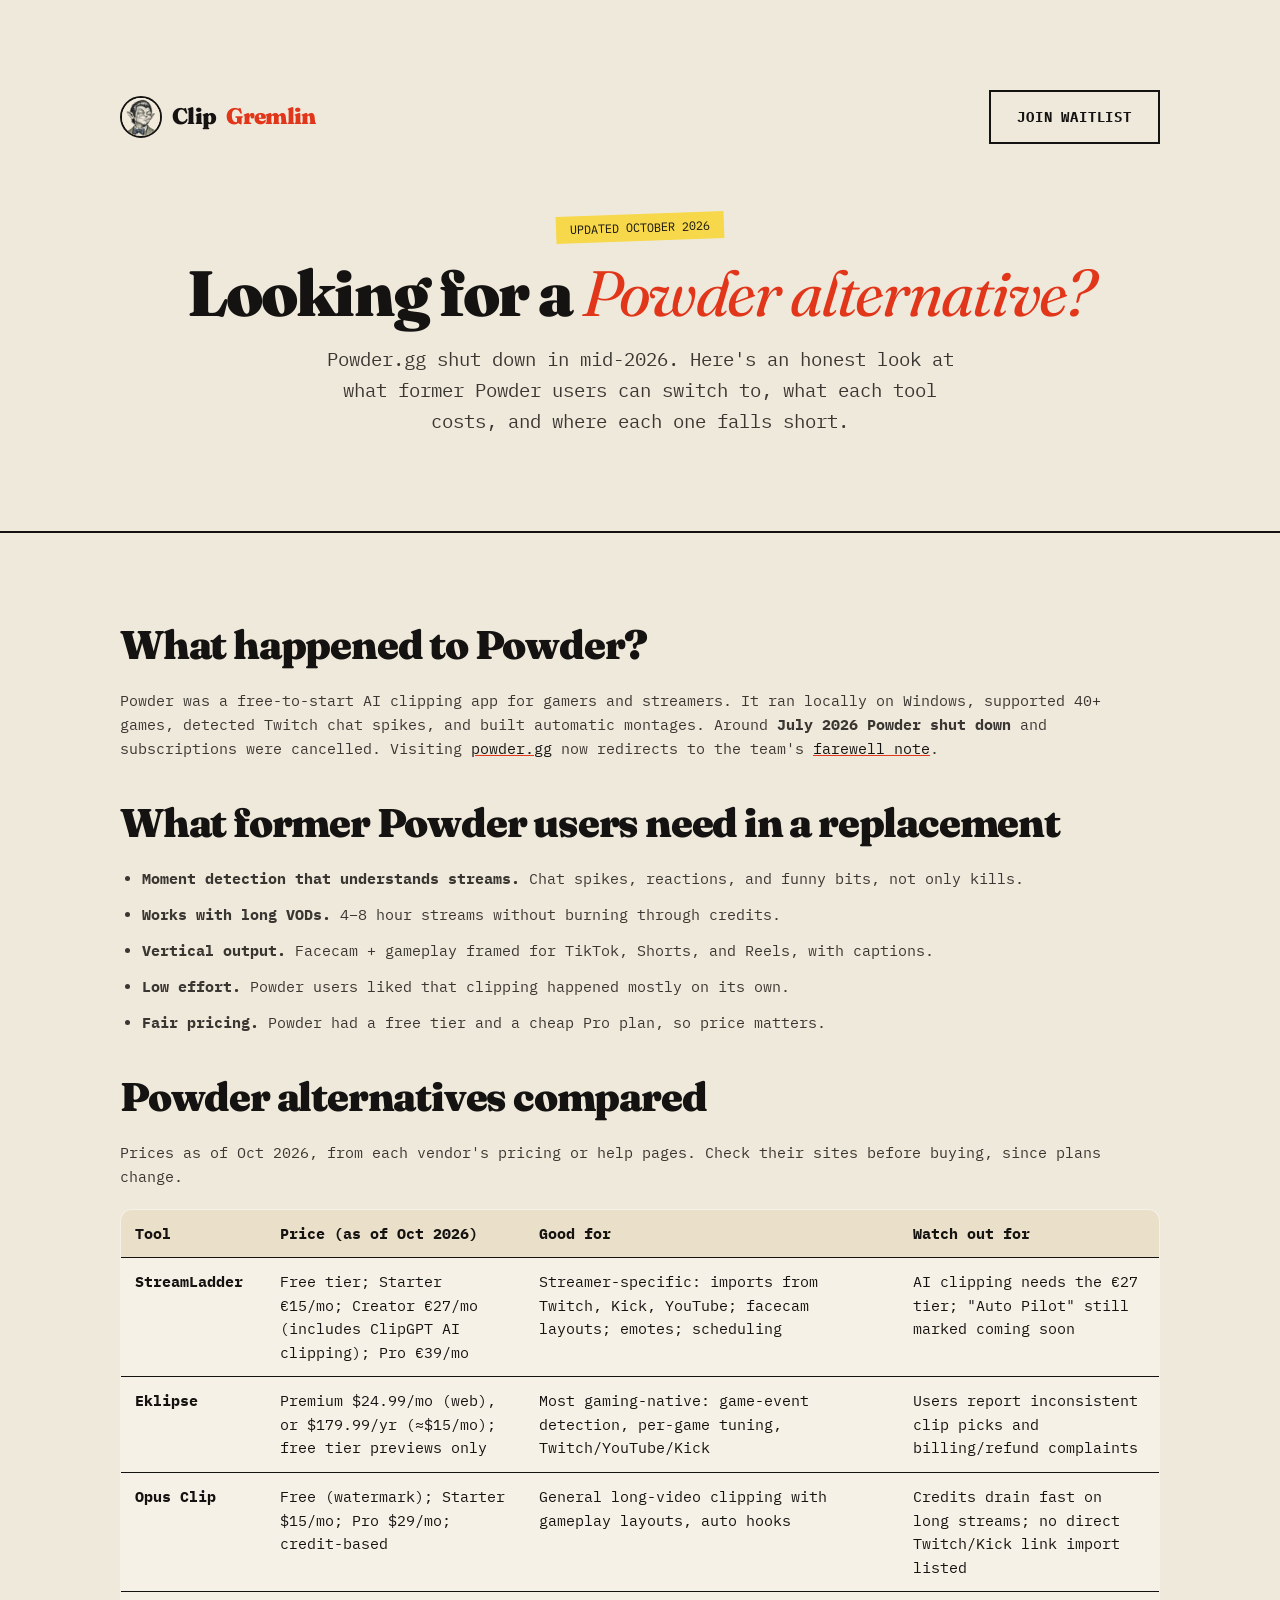
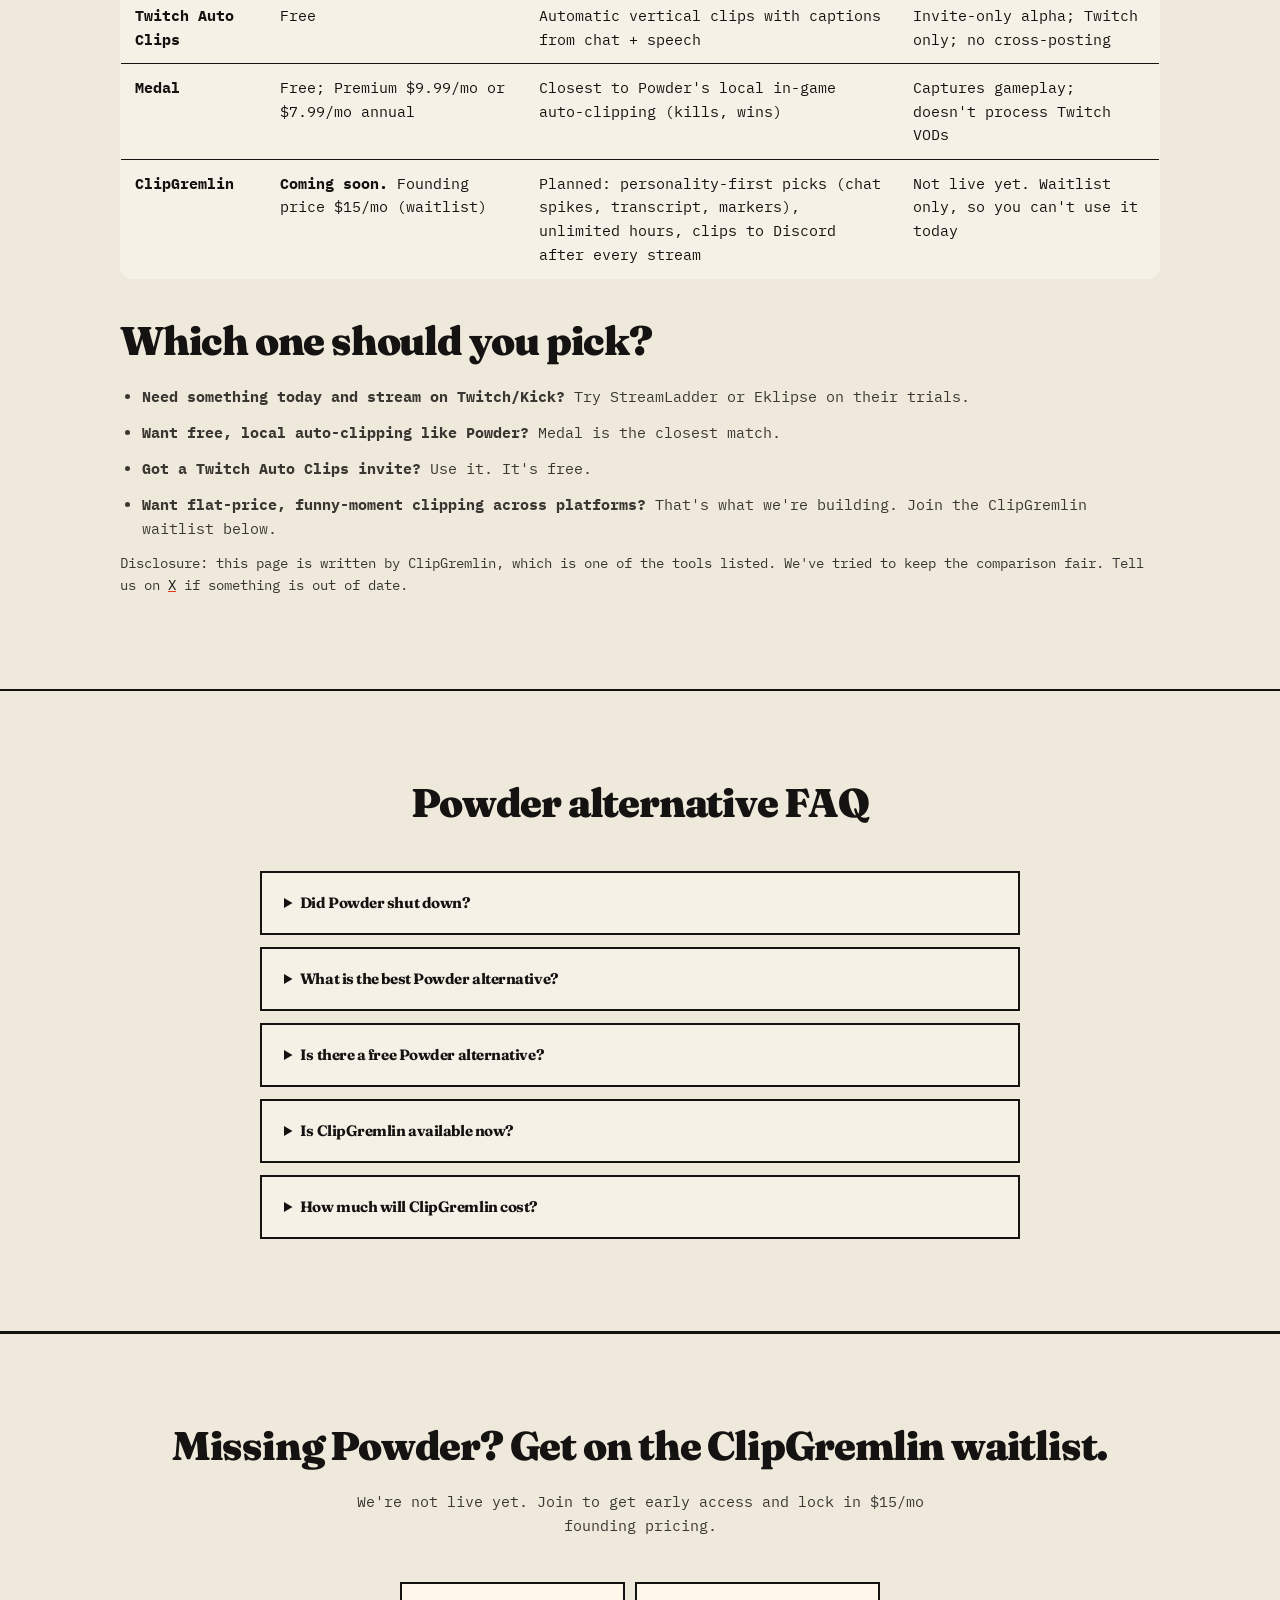
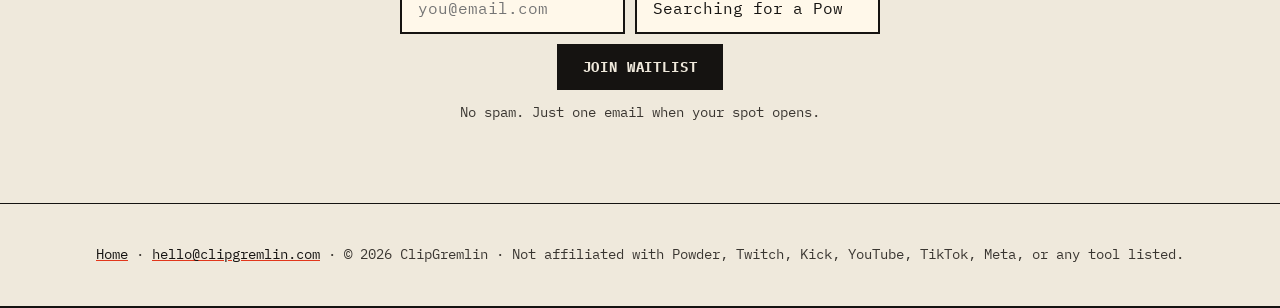
<file: powder-alternative/index.html>
<!DOCTYPE html><html lang="en"><head><meta charset="utf-8"><meta name="viewport" content="width=device-width,initial-scale=1">
<title>Powder Alternative (2026): Powder.gg Shut Down, What Streamers Can Use Now</title>
<meta name="description" content="Powder.gg shut down in mid-2026. An honest comparison of Powder alternatives for streamers: StreamLadder, Eklipse, Opus Clip, Twitch Auto Clips, Medal, plus ClipGremlin (coming soon). Prices as of Oct 2026.">
<link rel="canonical" href="https://clipgremlin.com/powder-alternative/">
<link rel="icon" href="/favicon.ico" sizes="any"><link rel="icon" href="/favicon-32.png" type="image/png" sizes="32x32"><link rel="icon" href="/favicon.png" type="image/png" sizes="64x64"><link rel="apple-touch-icon" href="/apple-touch-icon.png">
<meta property="og:type" content="article"><meta property="og:site_name" content="ClipGremlin"><meta property="og:url" content="https://clipgremlin.com/powder-alternative/">
<meta property="og:title" content="Powder shut down. Here are the best Powder alternatives (2026)">
<meta property="og:description" content="Honest comparison of AI clipping tools for streamers after Powder.gg shut down. Prices as of Oct 2026.">
<meta property="og:image" content="https://clipgremlin.com/og-image.png"><meta name="twitter:card" content="summary_large_image"><meta name="twitter:site" content="@ClipGremlinHQ">
<meta name="twitter:title" content="Powder shut down. Here are the best Powder alternatives (2026)"><meta name="twitter:image" content="https://clipgremlin.com/og-image.png">
<script type="application/ld+json">{"@context": "https://schema.org", "@type": "FAQPage", "mainEntity": [{"@type": "Question", "name": "Did Powder shut down?", "acceptedAnswer": {"@type": "Answer", "text": "Yes. Powder (powder.gg), the AI gaming clip tool, shut down around July 2026 and subscriptions were cancelled. Today powder.gg redirects to the team's farewell note."}}, {"@type": "Question", "name": "What is the best Powder alternative?", "acceptedAnswer": {"@type": "Answer", "text": "It depends on what you used Powder for. For streamer-focused clipping from Twitch or Kick VODs with layouts and scheduling, StreamLadder and Eklipse are the closest active options. For generic long-video clipping, Opus Clip works but uses credits. For in-game auto-clipping on your PC, Medal is the closest to Powder's local capture."}}, {"@type": "Question", "name": "Is there a free Powder alternative?", "acceptedAnswer": {"@type": "Answer", "text": "Twitch Auto Clips is free but still an invite-only alpha and Twitch-only. Medal and StreamLadder have free tiers, Opus Clip has a watermarked free plan, and Eklipse's free tier only previews clips."}}, {"@type": "Question", "name": "Is ClipGremlin available now?", "acceptedAnswer": {"@type": "Answer", "text": "No. ClipGremlin is in development and is not live yet. You can join the waitlist to get early access and lock in the $15/month founding price."}}, {"@type": "Question", "name": "How much will ClipGremlin cost?", "acceptedAnswer": {"@type": "Answer", "text": "The founding price is $15/month for unlimited stream hours, no credits. Waitlist members lock it in when their spot opens."}}]}</script>
<script type="application/ld+json">{"@context": "https://schema.org", "@type": "BreadcrumbList", "itemListElement": [{"@type": "ListItem", "position": 1, "name": "ClipGremlin", "item": "https://clipgremlin.com/"}, {"@type": "ListItem", "position": 2, "name": "Powder alternative", "item": "https://clipgremlin.com/powder-alternative/"}]}</script>
<style>
:root{--bg:#efe9dc;--card:#FFFDF7;--line:#C9B99B;--txt:#243044;--mut:#6F7566;--g:#8FAE5A;--p:#1E3A6B;--navy:#1E3A6B;--navy2:#24457E;--sage:#8FAE5A;--olive:#5F8436;--taupe:#B8A88F;--tan:#D9BE94;--charcoal:#2B2F36;--alt:#E6E8D2}
*{box-sizing:border-box;margin:0;padding:0}body{font-family:system-ui,-apple-system,Segoe UI,Roboto,sans-serif;background:var(--bg);color:var(--txt);line-height:1.6}
a{color:var(--olive)}.wrap{max-width:1080px;margin:0 auto;padding:0 20px}section{padding:80px 0}
nav{display:flex;justify-content:space-between;align-items:center;padding:20px 0}.logo{font-weight:900;font-size:1.4rem;letter-spacing:-.5px;color:var(--navy)}.logo span{color:var(--olive)}
.btn{display:inline-block;background:linear-gradient(90deg,var(--sage),var(--olive));color:#FFFDF7;font-weight:800;padding:14px 26px;border-radius:12px;text-decoration:none;border:0;cursor:pointer;font-size:1rem}
.btn:hover{filter:brightness(1.08);background:linear-gradient(90deg,var(--navy),var(--navy2));color:#FFFDF7}.ghost{background:#FFFDF7;border:1px solid var(--taupe);color:var(--navy)}
.hero{text-align:center;padding:70px 0 90px;background:radial-gradient(ellipse at top,rgba(143,174,90,.38),transparent 60%),linear-gradient(180deg,#D9BE94,#efe9dc)}
.tag{display:inline-block;border:1px solid var(--navy);color:var(--navy);background:rgba(255,253,247,.65);padding:4px 14px;border-radius:99px;font-size:.85rem;margin-bottom:22px}
h1{font-size:clamp(2.2rem,6vw,4rem);line-height:1.08;font-weight:900;letter-spacing:-1.5px;color:var(--navy)}h1 em{font-style:normal;background:linear-gradient(90deg,var(--olive),var(--navy));-webkit-background-clip:text;background-clip:text;color:transparent}
.sub{color:#4A5568;font-size:1.2rem;max-width:640px;margin:22px auto 34px}h2{font-size:clamp(1.7rem,4vw,2.5rem);font-weight:900;text-align:center;margin-bottom:12px;letter-spacing:-.5px;color:var(--navy)}
.lead{text-align:center;color:var(--mut);max-width:620px;margin:0 auto 44px}.grid{display:grid;gap:18px;grid-template-columns:repeat(auto-fit,minmax(240px,1fr))}
.card{background:var(--card);border:1px solid var(--line);border-radius:16px;padding:26px}.card h3{margin:8px 0 6px;font-size:1.1rem;color:var(--navy)}.card p{color:var(--mut);font-size:.95rem}.ic{font-size:1.8rem}
.step{position:relative}.num{width:38px;height:38px;border-radius:10px;background:var(--navy);color:#FFFDF7;display:grid;place-items:center;font-weight:900}
.plats{color:#4A5568;margin-top:26px;font-size:.9rem}.price{max-width:440px;margin:0 auto;text-align:center;border:2px solid var(--olive);box-shadow:0 0 60px rgba(143,174,90,.35)}
.amt{font-size:3.6rem;font-weight:900;color:var(--navy)}.amt small{font-size:1rem;color:var(--mut)}.price ul{list-style:none;text-align:left;margin:22px 0}.price li{padding:6px 0;border-bottom:1px solid var(--line)}.price li:before{content:"✓ ";color:var(--olive);font-weight:900}
details{background:var(--card);border:1px solid var(--line);border-radius:12px;padding:18px 22px;margin-bottom:12px;max-width:760px;margin-left:auto;margin-right:auto}summary{cursor:pointer;font-weight:700;color:var(--navy)}details p{color:var(--mut);margin-top:10px}
form{display:flex;gap:10px;max-width:480px;margin:0 auto;flex-wrap:wrap;justify-content:center}input[type=email],select{flex:1;min-width:220px;padding:14px 16px;border-radius:12px;border:1px solid var(--taupe);background:#FFFDF7;color:var(--txt);font-size:1rem}select{appearance:none;background-image:linear-gradient(45deg,transparent 50%,var(--mut) 50%),linear-gradient(135deg,var(--mut) 50%,transparent 50%);background-position:calc(100% - 18px) calc(50% - 3px),calc(100% - 12px) calc(50% - 3px);background-size:6px 6px,6px 6px;background-repeat:no-repeat;padding-right:36px}
.note{color:var(--mut);font-size:.85rem;margin-top:12px;text-align:center}.cta{background:linear-gradient(135deg,rgba(30,58,107,.16),rgba(143,174,90,.28));border-top:1px solid var(--line);border-bottom:1px solid var(--line)}
footer{padding:40px 0;color:var(--mut);background:#EADFC8;text-align:center;font-size:.85rem}footer a{color:var(--navy)}.alt{background:var(--alt)}
.logo{display:flex;align-items:center;gap:10px}.logo-mark{width:42px;height:42px;border-radius:50%;object-fit:cover;border:2px solid var(--navy);flex:none}.hero-mascot{display:block;width:min(680px,100%);height:auto;margin:38px auto 0;border-radius:20px;border:1px solid var(--taupe)}

table{width:100%;border-collapse:collapse;font-size:.92rem;background:var(--card);border:1px solid var(--line);border-radius:12px;overflow:hidden}th,td{padding:12px 14px;border-bottom:1px solid var(--line);text-align:left;vertical-align:top}th{background:#EADFC8;color:var(--navy)}.tw{overflow-x:auto}.prose{max-width:760px;margin:0 auto}.prose p,.prose li{color:var(--mut);margin-bottom:12px}.prose ul{padding-left:22px}.prose h2{text-align:left;margin-top:30px}.soon{color:var(--navy);font-weight:700}
</style><link rel="preconnect" href="https://fonts.googleapis.com"><link href="https://fonts.googleapis.com/css2?family=Fraunces:ital,opsz,wght@0,9..144,800;0,9..144,900;1,9..144,400&family=IBM+Plex+Mono:wght@400;600&display=swap" rel="stylesheet"><link rel="stylesheet" href="/zine.css"></head><body>
<header class="hero" style="padding-bottom:60px"><div class="wrap">
<nav><a class="logo" href="/" style="color:inherit;text-decoration:none"><img class="logo-mark" src="/assets/mascot-avatar.jpg" alt="Sir Gremlington" width="42" height="42">Clip<span>Gremlin</span></a><a class="btn ghost" href="#waitlist">Join waitlist</a></nav>
<div style="margin-top:50px"><div class="tag">Updated October 2026</div>
<h1>Looking for a <em>Powder alternative?</em></h1>
<p class="sub">Powder.gg shut down in mid-2026. Here's an honest look at what former Powder users can switch to, what each tool costs, and where each one falls short.</p></div></div></header>

<section style="padding-top:50px"><div class="wrap prose">
<h2>What happened to Powder?</h2>
<p>Powder was a free-to-start AI clipping app for gamers and streamers. It ran locally on Windows, supported 40+ games, detected Twitch chat spikes, and built automatic montages. Around <strong>July 2026 Powder shut down</strong> and subscriptions were cancelled. Visiting <a href="https://powder.gg" rel="nofollow noopener" target="_blank">powder.gg</a> now redirects to the team's <a href="https://docs.google.com/document/d/1p8TjN7bCRdOnhrD5DjG02pmoGi4ylsGKmdCS-YV4jrg/edit" rel="nofollow noopener" target="_blank">farewell note</a>.</p>
<h2>What former Powder users need in a replacement</h2>
<ul>
<li><strong>Moment detection that understands streams.</strong> Chat spikes, reactions, and funny bits, not only kills.</li>
<li><strong>Works with long VODs.</strong> 4–8 hour streams without burning through credits.</li>
<li><strong>Vertical output.</strong> Facecam + gameplay framed for TikTok, Shorts, and Reels, with captions.</li>
<li><strong>Low effort.</strong> Powder users liked that clipping happened mostly on its own.</li>
<li><strong>Fair pricing.</strong> Powder had a free tier and a cheap Pro plan, so price matters.</li>
</ul>
<h2>Powder alternatives compared</h2>
<p>Prices as of Oct 2026, from each vendor's pricing or help pages. Check their sites before buying, since plans change.</p></div>
<div class="wrap tw" style="margin-top:20px"><table>
<tr><th>Tool</th><th>Price (as of Oct 2026)</th><th>Good for</th><th>Watch out for</th></tr>
<tr><td><strong>StreamLadder</strong></td><td>Free tier; Starter €15/mo; Creator €27/mo (includes ClipGPT AI clipping); Pro €39/mo</td><td>Streamer-specific: imports from Twitch, Kick, YouTube; facecam layouts; emotes; scheduling</td><td>AI clipping needs the €27 tier; "Auto Pilot" still marked coming soon</td></tr>
<tr><td><strong>Eklipse</strong></td><td>Premium $24.99/mo (web), or $179.99/yr (≈$15/mo); free tier previews only</td><td>Most gaming-native: game-event detection, per-game tuning, Twitch/YouTube/Kick</td><td>Users report inconsistent clip picks and billing/refund complaints</td></tr>
<tr><td><strong>Opus Clip</strong></td><td>Free (watermark); Starter $15/mo; Pro $29/mo; credit-based</td><td>General long-video clipping with gameplay layouts, auto hooks</td><td>Credits drain fast on long streams; no direct Twitch/Kick link import listed</td></tr>
<tr><td><strong>Twitch Auto Clips</strong></td><td>Free</td><td>Automatic vertical clips with captions from chat + speech</td><td>Invite-only alpha; Twitch only; no cross-posting</td></tr>
<tr><td><strong>Medal</strong></td><td>Free; Premium $9.99/mo or $7.99/mo annual</td><td>Closest to Powder's local in-game auto-clipping (kills, wins)</td><td>Captures gameplay; doesn't process Twitch VODs</td></tr>
<tr><td><strong>ClipGremlin</strong></td><td><span class="soon">Coming soon.</span> Founding price $15/mo (waitlist)</td><td>Planned: personality-first picks (chat spikes, transcript, markers), unlimited hours, clips to Discord after every stream</td><td>Not live yet. Waitlist only, so you can't use it today</td></tr>
</table></div>
<div class="wrap prose" style="margin-top:30px">
<h2>Which one should you pick?</h2>
<ul>
<li><strong>Need something today and stream on Twitch/Kick?</strong> Try StreamLadder or Eklipse on their trials.</li>
<li><strong>Want free, local auto-clipping like Powder?</strong> Medal is the closest match.</li>
<li><strong>Got a Twitch Auto Clips invite?</strong> Use it. It's free.</li>
<li><strong>Want flat-price, funny-moment clipping across platforms?</strong> That's what we're building. Join the ClipGremlin waitlist below.</li>
</ul>
<p style="font-size:.85rem">Disclosure: this page is written by ClipGremlin, which is one of the tools listed. We've tried to keep the comparison fair. Tell us on <a href="https://x.com/ClipGremlinHQ">X</a> if something is out of date.</p>
</div></section>

<section class="alt"><div class="wrap"><h2>Powder alternative FAQ</h2><div style="margin-top:36px"><details><summary>Did Powder shut down?</summary><p>Yes. Powder (powder.gg), the AI gaming clip tool, shut down around July 2026 and subscriptions were cancelled. Today powder.gg redirects to the team's farewell note.</p></details><details><summary>What is the best Powder alternative?</summary><p>It depends on what you used Powder for. For streamer-focused clipping from Twitch or Kick VODs with layouts and scheduling, StreamLadder and Eklipse are the closest active options. For generic long-video clipping, Opus Clip works but uses credits. For in-game auto-clipping on your PC, Medal is the closest to Powder's local capture.</p></details><details><summary>Is there a free Powder alternative?</summary><p>Twitch Auto Clips is free but still an invite-only alpha and Twitch-only. Medal and StreamLadder have free tiers, Opus Clip has a watermarked free plan, and Eklipse's free tier only previews clips.</p></details><details><summary>Is ClipGremlin available now?</summary><p>No. ClipGremlin is in development and is not live yet. You can join the waitlist to get early access and lock in the $15/month founding price.</p></details><details><summary>How much will ClipGremlin cost?</summary><p>The founding price is $15/month for unlimited stream hours, no credits. Waitlist members lock it in when their spot opens.</p></details></div></div></section>

<section class="cta" id="waitlist"><div class="wrap" style="text-align:center"><h2>Missing Powder? Get on the ClipGremlin waitlist.</h2><p class="lead">We're not live yet. Join to get early access and lock in $15/mo founding pricing.</p>
<form action="https://formspree.io/f/meaevkgp" method="POST" id="waitlist-form">
<input type="email" name="email" placeholder="you@email.com" required aria-label="Email address">
<select name="source" required aria-label="Where did you hear about us?">
<option value="" disabled>Where'd you hear about us?</option>
<option value="x">X / Twitter</option>
<option value="tiktok">TikTok</option>
<option value="youtube">YouTube Shorts</option>
<option value="instagram">Instagram / Reels</option>
<option value="discord">Discord</option>
<option value="reddit">Reddit</option>
<option value="friend">Friend / streamer</option>
<option value="other">Other</option>
<option value="powder-page" selected>Searching for a Powder alternative</option>
</select>
<input type="hidden" name="utm_source" id="utm_source" value="">
<input type="hidden" name="utm_medium" id="utm_medium" value="">
<input type="hidden" name="utm_campaign" id="utm_campaign" value="">
<input type="hidden" name="page" value="powder-page">
<input type="hidden" name="_subject" value="New ClipGremlin waitlist signup">
<button class="btn" type="submit">Join waitlist</button></form>
<script>
(function(){
  var q=new URLSearchParams(location.search);
  ['utm_source','utm_medium','utm_campaign'].forEach(function(k){
    var el=document.getElementById(k); if(el) el.value=q.get(k)||'';
  });
  var src=q.get('utm_source');
  if(src){
    var sel=document.querySelector('#waitlist-form select[name=source]');
    var map={x:'x',twitter:'x',tiktok:'tiktok',reddit:'reddit',discord:'discord',yt:'youtube',youtube:'youtube',ig:'instagram',instagram:'instagram'};
    var v=map[(src||'').toLowerCase()];
    if(sel&&v){ sel.value=v; }
  }
})();
</script>
<p class="note">No spam. Just one email when your spot opens.</p></div></section>
<footer><a href="/">Home</a> · <a href="mailto:hello@clipgremlin.com">hello@clipgremlin.com</a> · © 2026 ClipGremlin · Not affiliated with Powder, Twitch, Kick, YouTube, TikTok, Meta, or any tool listed.</footer>
<script data-goatcounter="https://clipgremlin.goatcounter.com/count" async src="//gc.zgo.at/count.js"></script></body></html>
</file>
<file: zine.css>
/* ClipGremlin zine overrides for secondary pages */
:root{--bg:#efe9dc;--card:#f6f1e6;--line:#151311;--txt:#151311;--mut:#3a3631;--navy:#151311;--olive:#e2361b;--sage:#151311;--taupe:#151311;--alt:#e7e0d0}
body{font-family:"IBM Plex Mono",monospace!important;background:#efe9dc!important;color:#151311;font-size:15px}
a{color:#151311;text-decoration-color:#e2361b}
h1,h2,h3,.amt,.logo,summary{font-family:Fraunces,serif!important;color:#151311!important;letter-spacing:-.03em!important}
h1{font-weight:900!important;line-height:.92!important}
h1 em{background:none!important;-webkit-background-clip:initial!important;color:#e2361b!important;font-style:italic!important;font-weight:400!important}
.hero,.cta,.alt,footer{background:#efe9dc!important;box-shadow:none!important}
section,.hero,footer{border-bottom:2px solid #151311}
.wrap{max-width:1080px}
.btn{background:#151311!important;color:#efe9dc!important;border-radius:0!important;font-family:"IBM Plex Mono",monospace;text-transform:uppercase;letter-spacing:.06em;font-size:14px!important;filter:none!important}
.btn:hover{background:#e2361b!important}
.ghost{background:transparent!important;color:#151311!important;border:2px solid #151311!important}
.card,details,.price{background:#f6f1e6!important;border:2px solid #151311!important;border-radius:0!important;box-shadow:none!important}
.tag{border-radius:0!important;background:#f7d84a!important;border:0!important;color:#151311!important;text-transform:uppercase;font-size:12px!important;transform:rotate(-2deg)}
.num{background:none!important;color:#e2361b!important;font-family:Fraunces,serif;font-size:48px;width:auto!important;height:auto!important;border-radius:0!important}
.ic{display:none}
.terms li:before,.price li:before{content:"— "!important;color:#e2361b!important}
input,select,textarea{border-radius:0!important;border:2px solid #151311!important;background:#fff8ea!important;font-family:"IBM Plex Mono",monospace!important}
.logo-mark{border:2px solid #151311!important}
.fc-mascot,.hero-mascot{border:0!important;border-radius:0!important;background:none}
.sub,.lead,.note,details p,.card p{color:#3a3631!important}
</file>
